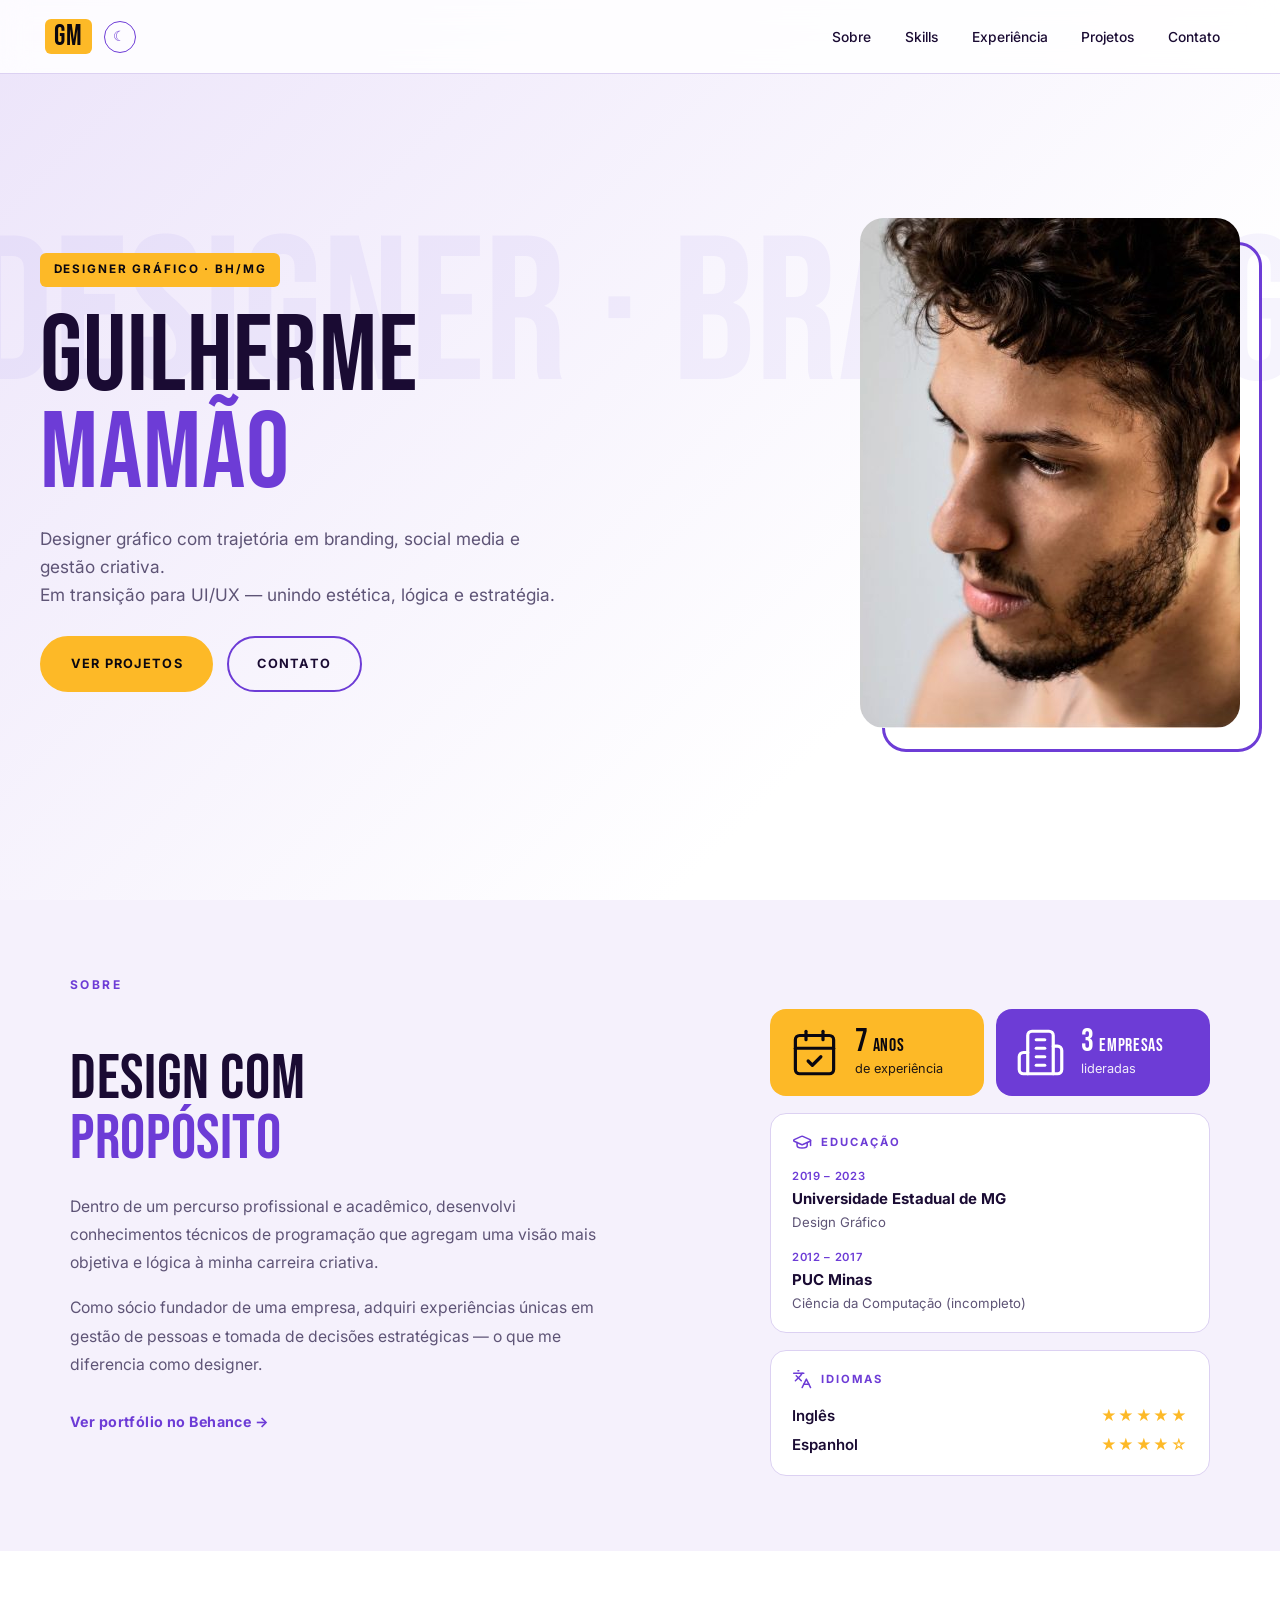
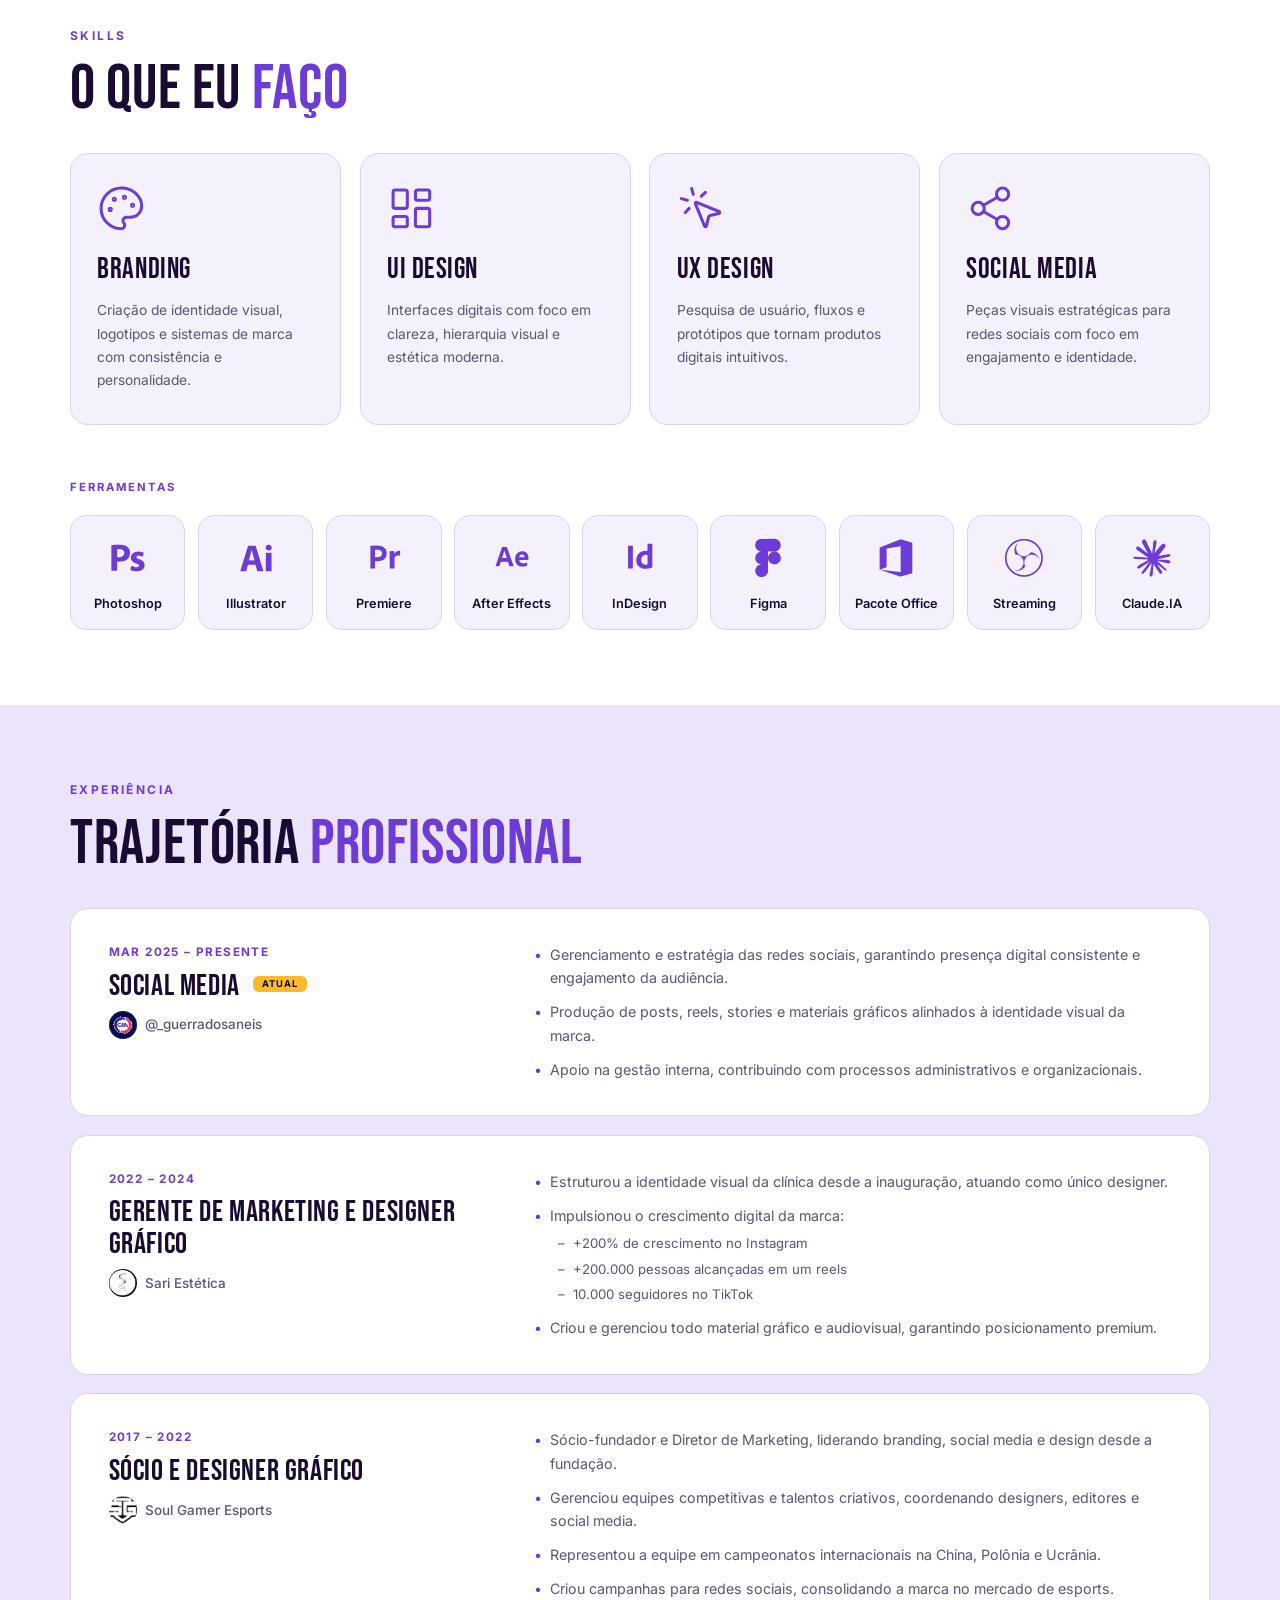
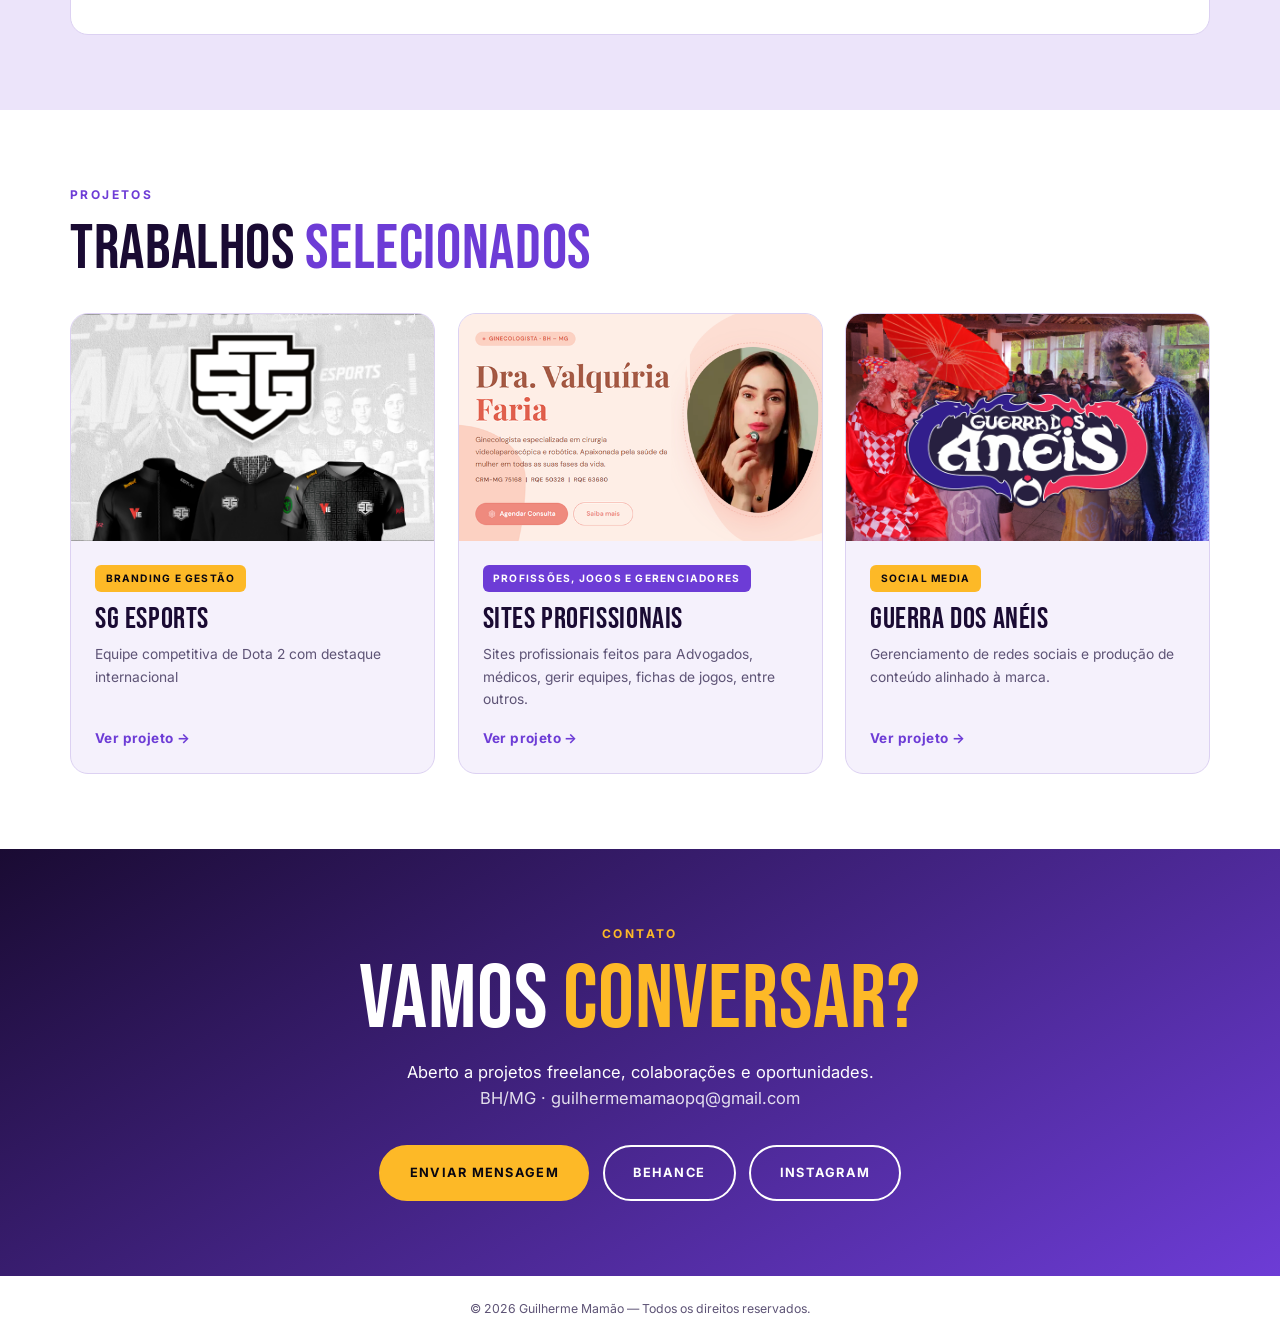
<file: index.html>
<!DOCTYPE html>
<html lang="pt-BR">
<head>
  <meta charset="UTF-8" />
  <meta name="viewport" content="width=device-width, initial-scale=1.0" />
  <title>Guilherme Mamão — Designer</title>

  <!-- Open Graph / Preview de redes sociais -->
  <meta property="og:title" content="Guilherme Mamão — Designer Gráfico" />
  <meta property="og:description" content="Designer gráfico com trajetória em branding, social media e gestão criativa. Baseado em BH/MG." />
  <meta property="og:image" content="https://guilhermemamao.github.io/guimamao-portfolio/foto-perfil.png" />
  <meta property="og:url" content="https://guilhermemamao.github.io/guimamao-portfolio" />
  <meta property="og:type" content="website" />

  <!-- Twitter/X -->
  <meta name="twitter:card" content="summary_large_image" />
  <meta name="twitter:title" content="Guilherme Mamão — Designer Gráfico" />
  <meta name="twitter:description" content="Designer gráfico com trajetória em branding, social media e gestão criativa." />
  <meta name="twitter:image" content="https://guilhermemamao.github.io/guimamao-portfolio/foto-perfil.png" />

  <link rel="preconnect" href="https://fonts.googleapis.com" />
  <link rel="preconnect" href="https://fonts.gstatic.com" crossorigin />
  <link href="https://fonts.googleapis.com/css2?family=Bebas+Neue&family=Inter:wght@400;500;600;700&display=swap" rel="stylesheet" />
  <link rel="stylesheet" href="style.css" />
  <script>
    (function() {
      var t = localStorage.getItem('theme') || 'light';
      document.documentElement.setAttribute('data-theme', t);
    })();
  </script>
</head>
<body>

  <!-- NAVEGAÇÃO -->
  <nav id="navbar">
    <div class="navbar-brand">
      <span class="logo">GM</span>
      <button class="theme-toggle" id="theme-toggle" aria-label="Ativar modo escuro">☾</button>
    </div>
    <button class="nav-toggle" aria-label="Abrir menu" aria-expanded="false">
      <span></span>
      <span></span>
      <span></span>
    </button>
    <ul>
      <li><a href="#sobre">Sobre</a></li>
      <li><a href="#skills">Skills</a></li>
      <li><a href="#experiencia">Experiência</a></li>
      <li><a href="projetos.html">Projetos</a></li>
      <li><a href="#contato">Contato</a></li>
    </ul>
  </nav>

  <!-- HERO -->
  <section id="hero">
    <div class="hero-inner">
      <div class="hero-content">
        <p class="hero-label">Designer Gráfico · BH/MG</p>
        <h1>Guilherme<br /><span class="accent">Mamão</span></h1>
        <p class="hero-desc">
          Designer gráfico com trajetória em branding, social media e gestão criativa.<br />
          Em transição para UI/UX — unindo estética, lógica e estratégia.
        </p>
        <div class="btn-row">
          <a href="#projetos" class="btn">Ver projetos</a>
          <a href="#contato" class="btn btn-outline">Contato</a>
        </div>
      </div>
      <div class="hero-photo">
        <img src="foto-perfil-hero.jpg" alt="Guilherme Mamão" />
      </div>
    </div>
  </section>

  <!-- SOBRE -->
  <section id="sobre">
    <div class="container">
      <p class="section-label">Sobre</p>
      <div class="sobre-grid">
        <div class="sobre-text">
          <h2>Design com<br /><span class="accent">propósito</span></h2>
          <p>
            Dentro de um percurso profissional e acadêmico, desenvolvi conhecimentos técnicos de programação
            que agregam uma visão mais objetiva e lógica à minha carreira criativa.
          </p>
          <p>
            Como sócio fundador de uma empresa, adquiri experiências únicas em gestão de pessoas e
            tomada de decisões estratégicas — o que me diferencia como designer.
          </p>
          <a href="https://behance.net/guilhermemamo" target="_blank" class="sobre-behance">
            Ver portfólio no Behance →
          </a>
        </div>
        <div class="sobre-aside">
          <div class="sobre-info">
            <div class="info-item">
              <svg class="icon info-icon" viewBox="0 0 24 24" aria-hidden="true"><path d="M8 2v4"/><path d="M16 2v4"/><rect width="18" height="18" x="3" y="4" rx="2"/><path d="M3 10h18"/><path d="m9 16 2 2 4-4"/></svg>
              <div class="info-text">
                <span class="info-num">7 <span class="info-suffix">anos</span></span>
                <span class="info-label">de experiência</span>
              </div>
            </div>
            <div class="info-item">
              <svg class="icon info-icon" viewBox="0 0 24 24" aria-hidden="true"><path d="M6 22V4a2 2 0 0 1 2-2h8a2 2 0 0 1 2 2v18Z"/><path d="M6 12H4a2 2 0 0 0-2 2v6a2 2 0 0 0 2 2h2"/><path d="M18 9h2a2 2 0 0 1 2 2v9a2 2 0 0 1-2 2h-2"/><path d="M10 6h4"/><path d="M10 10h4"/><path d="M10 14h4"/><path d="M10 18h4"/></svg>
              <div class="info-text">
                <span class="info-num">3 <span class="info-suffix">empresas</span></span>
                <span class="info-label">lideradas</span>
              </div>
            </div>
          </div>

          <div class="edu-block">
            <p class="block-label"><svg class="icon" viewBox="0 0 24 24" aria-hidden="true"><path d="M21.42 10.922a1 1 0 0 0-.019-1.838L12.83 5.18a2 2 0 0 0-1.66 0L2.6 9.08a1 1 0 0 0 0 1.832l8.57 3.908a2 2 0 0 0 1.66 0z"/><path d="M22 10v6"/><path d="M6 12.5V16a6 3 0 0 0 12 0v-3.5"/></svg>Educação</p>
            <div class="edu-item">
              <span class="edu-years">2019 – 2023</span>
              <span class="edu-school">Universidade Estadual de MG</span>
              <span class="edu-course">Design Gráfico</span>
            </div>
            <div class="edu-item">
              <span class="edu-years">2012 – 2017</span>
              <span class="edu-school">PUC Minas</span>
              <span class="edu-course">Ciência da Computação (incompleto)</span>
            </div>
          </div>

          <div class="lang-block">
            <p class="block-label"><svg class="icon" viewBox="0 0 24 24" aria-hidden="true"><path d="m5 8 6 6"/><path d="m4 14 6-6 2-3"/><path d="M2 5h12"/><path d="M7 2h1"/><path d="m22 22-5-10-5 10"/><path d="M14 18h6"/></svg>Idiomas</p>
            <div class="lang-item">
              <span>Inglês</span>
              <span class="lang-stars">★★★★★</span>
            </div>
            <div class="lang-item">
              <span>Espanhol</span>
              <span class="lang-stars">★★★★☆</span>
            </div>
          </div>
        </div>
      </div>
    </div>
  </section>

  <!-- SKILLS -->
  <section id="skills">
    <div class="container">
      <p class="section-label">Skills</p>
      <h2>O que eu <span class="accent">faço</span></h2>
      <div class="skills-grid">

        <div class="skill-card">
          <span class="skill-icon" aria-hidden="true"><svg class="icon" viewBox="0 0 24 24" aria-hidden="true"><circle cx="13.5" cy="6.5" r=".5"/><circle cx="17.5" cy="10.5" r=".5"/><circle cx="8.5" cy="7.5" r=".5"/><circle cx="6.5" cy="12.5" r=".5"/><path d="M12 2C6.5 2 2 6.5 2 12s4.5 10 10 10c.926 0 1.648-.746 1.648-1.688 0-.437-.18-.835-.437-1.125-.29-.289-.438-.652-.438-1.125a1.64 1.64 0 0 1 1.668-1.668h1.996c3.051 0 5.555-2.503 5.555-5.554C21.965 6.012 17.461 2 12 2z"/></svg></span>
          <h3>Branding</h3>
          <p>Criação de identidade visual, logotipos e sistemas de marca com consistência e personalidade.</p>
        </div>

        <div class="skill-card">
          <span class="skill-icon" aria-hidden="true"><svg class="icon" viewBox="0 0 24 24" aria-hidden="true"><rect width="7" height="9" x="3" y="3" rx="1"/><rect width="7" height="5" x="14" y="3" rx="1"/><rect width="7" height="9" x="14" y="12" rx="1"/><rect width="7" height="5" x="3" y="16" rx="1"/></svg></span>
          <h3>UI Design</h3>
          <p>Interfaces digitais com foco em clareza, hierarquia visual e estética moderna.</p>
        </div>

        <div class="skill-card">
          <span class="skill-icon" aria-hidden="true"><svg class="icon" viewBox="0 0 24 24" aria-hidden="true"><path d="M14 4.1 12 6"/><path d="m5.1 8-2.9-.8"/><path d="m6 12-1.9 2"/><path d="M7.2 2.2 8 5.1"/><path d="M9.037 9.69a.498.498 0 0 1 .653-.653l11 4.5a.5.5 0 0 1-.074.949l-4.349 1.041a1 1 0 0 0-.74.739l-1.04 4.35a.5.5 0 0 1-.95.074z"/></svg></span>
          <h3>UX Design</h3>
          <p>Pesquisa de usuário, fluxos e protótipos que tornam produtos digitais intuitivos.</p>
        </div>

        <div class="skill-card">
          <span class="skill-icon" aria-hidden="true"><svg class="icon" viewBox="0 0 24 24" aria-hidden="true"><circle cx="18" cy="5" r="3"/><circle cx="6" cy="12" r="3"/><circle cx="18" cy="19" r="3"/><line x1="8.59" x2="15.42" y1="13.51" y2="17.49"/><line x1="15.41" x2="8.59" y1="6.51" y2="10.49"/></svg></span>
          <h3>Social Media</h3>
          <p>Peças visuais estratégicas para redes sociais com foco em engajamento e identidade.</p>
        </div>

      </div>

      <p class="block-label ferramentas-label">Ferramentas</p>
      <div class="tools-grid">
        <div class="tool-badge">
          <div class="tool-logo"><img class="tool-img-light" src="icons/svg/light/photoshop.svg" alt="Photoshop" /><img class="tool-img-dark" src="icons/svg/dark/photoshop.svg" alt="" aria-hidden="true" /></div>
          <span>Photoshop</span>
        </div>
        <div class="tool-badge">
          <div class="tool-logo"><img class="tool-img-light" src="icons/svg/light/illustrator.svg" alt="Illustrator" /><img class="tool-img-dark" src="icons/svg/dark/illustrator.svg" alt="" aria-hidden="true" /></div>
          <span>Illustrator</span>
        </div>
        <div class="tool-badge">
          <div class="tool-logo"><img class="tool-img-light" src="icons/svg/light/premiere.svg" alt="Premiere" /><img class="tool-img-dark" src="icons/svg/dark/premiere.svg" alt="" aria-hidden="true" /></div>
          <span>Premiere</span>
        </div>
        <div class="tool-badge">
          <div class="tool-logo"><img class="tool-img-light" src="icons/svg/light/after-effects.svg" alt="After Effects" /><img class="tool-img-dark" src="icons/svg/dark/after-effects.svg" alt="" aria-hidden="true" /></div>
          <span>After Effects</span>
        </div>
        <div class="tool-badge">
          <div class="tool-logo"><img class="tool-img-light" src="icons/svg/light/indesign.svg" alt="InDesign" /><img class="tool-img-dark" src="icons/svg/dark/indesign.svg" alt="" aria-hidden="true" /></div>
          <span>InDesign</span>
        </div>
        <div class="tool-badge">
          <div class="tool-logo"><img class="tool-img-light" src="icons/svg/light/figma.svg" alt="Figma" /><img class="tool-img-dark" src="icons/svg/dark/figma.svg" alt="" aria-hidden="true" /></div>
          <span>Figma</span>
        </div>
        <div class="tool-badge">
          <div class="tool-logo"><img class="tool-img-light" src="icons/svg/light/office.svg" alt="Pacote Office" /><img class="tool-img-dark" src="icons/svg/dark/office.svg" alt="" aria-hidden="true" /></div>
          <span>Pacote Office</span>
        </div>
        <div class="tool-badge">
          <div class="tool-logo"><img class="tool-img-light" src="icons/svg/light/streaming.svg" alt="Streaming" /><img class="tool-img-dark" src="icons/svg/dark/streaming.svg" alt="" aria-hidden="true" /></div>
          <span>Streaming</span>
        </div>
        <div class="tool-badge">
          <div class="tool-logo"><img class="tool-img-light" src="icons/svg/light/claude.svg" alt="Claude.IA" /><img class="tool-img-dark" src="icons/svg/dark/claude.svg" alt="" aria-hidden="true" /></div>
          <span>Claude.IA</span>
        </div>
      </div>
    </div>
  </section>

  <!-- EXPERIÊNCIA -->
  <section id="experiencia">
    <div class="container">
      <p class="section-label">Experiência</p>
      <h2>Trajetória <span class="accent">profissional</span></h2>
      <div class="exp-list-outer">

        <div class="exp-card">
          <div class="exp-header">
            <div>
              <h3 class="exp-role">Social Media <span class="badge-atual">Atual</span></h3>
              <a href="https://www.instagram.com/_guerradosaneis/" target="_blank" class="exp-company exp-company-link">
                <img src="logos/guerradosaneis.png" alt="Guerra dos Anéis" class="exp-logo" />
                @_guerradosaneis
              </a>
            </div>
            <span class="exp-period">Mar 2025 – Presente</span>
          </div>
          <ul class="exp-bullets">
            <li>Gerenciamento e estratégia das redes sociais, garantindo presença digital consistente e engajamento da audiência.</li>
            <li>Produção de posts, reels, stories e materiais gráficos alinhados à identidade visual da marca.</li>
            <li>Apoio na gestão interna, contribuindo com processos administrativos e organizacionais.</li>
          </ul>
        </div>

        <div class="exp-card">
          <div class="exp-header">
            <div>
              <h3 class="exp-role">Gerente de Marketing e Designer Gráfico</h3>
              <a href="https://www.instagram.com/sariesteticaoficial/" target="_blank" class="exp-company exp-company-link">
                <img src="logos/sariestetica.png" alt="Sari Estética" class="exp-logo" />
                Sari Estética
              </a>
            </div>
            <span class="exp-period">2022 – 2024</span>
          </div>
          <ul class="exp-bullets">
            <li>Estruturou a identidade visual da clínica desde a inauguração, atuando como único designer.</li>
            <li>Impulsionou o crescimento digital da marca:
              <ul class="exp-highlights">
                <li>+200% de crescimento no Instagram</li>
                <li>+200.000 pessoas alcançadas em um reels</li>
                <li>10.000 seguidores no TikTok</li>
              </ul>
            </li>
            <li>Criou e gerenciou todo material gráfico e audiovisual, garantindo posicionamento premium.</li>
          </ul>
        </div>

        <div class="exp-card">
          <div class="exp-header">
            <div>
              <h3 class="exp-role">Sócio e Designer Gráfico</h3>
              <a href="https://www.instagram.com/sgesportsbr/" target="_blank" class="exp-company exp-company-link">
                <img src="logos/sgesports.png" alt="Soul Gamer Esports" class="exp-logo" />
                Soul Gamer Esports
              </a>
            </div>
            <span class="exp-period">2017 – 2022</span>
          </div>
          <ul class="exp-bullets">
            <li>Sócio-fundador e Diretor de Marketing, liderando branding, social media e design desde a fundação.</li>
            <li>Gerenciou equipes competitivas e talentos criativos, coordenando designers, editores e social media.</li>
            <li>Representou a equipe em campeonatos internacionais na China, Polônia e Ucrânia.</li>
            <li>Criou campanhas para redes sociais, consolidando a marca no mercado de esports.</li>
          </ul>
        </div>

      </div>
    </div>
  </section>

  <!-- PROJETOS -->
  <section id="projetos">
    <div class="container">
      <p class="section-label">Projetos</p>
      <h2>Trabalhos <span class="accent">selecionados</span></h2>
      <div class="projetos-grid">

        <!-- capa: projetos/capa-sg.jpg  (proporção 16:10) -->
        <div class="projeto-card">
          <div class="projeto-img">
            <img src="projetos/capa-sg.png" alt="SG Esports" />
          </div>
          <div class="projeto-info">
            <span class="projeto-tag">Branding e Gestão</span>
            <h3>SG esports</h3>
            <p>Equipe competitiva de Dota 2 com destaque internacional</p>
            <a href="projetos.html#projeto-sg-esports" class="projeto-link">Ver projeto →</a>
          </div>
        </div>

        <!-- capa: projetos/capa-sites.png  (proporção 16:10) -->
        <div class="projeto-card">
          <div class="projeto-img">
            <img src="projetos/p3-01.png" alt="Sites profissionais" />
          </div>
          <div class="projeto-info">
            <span class="projeto-tag">Profissões, jogos e gerenciadores</span>
            <h3>Sites profissionais</h3>
            <p>Sites profissionais feitos para Advogados, médicos, gerir equipes, fichas de jogos, entre outros.</p>
            <a href="projetos.html#projeto-sites-profissionais" class="projeto-link">Ver projeto →</a>
          </div>
        </div>

        <!-- capa: projetos/capa-gda.jpg  (proporção 16:10) -->
        <div class="projeto-card">
          <div class="projeto-img">
            <img src="projetos/capa-gda.png" alt="Guerra dos Anéis" />
          </div>
          <div class="projeto-info">
            <span class="projeto-tag">Social Media</span>
            <h3>Guerra dos Anéis</h3>
            <p>Gerenciamento de redes sociais e produção de conteúdo alinhado à marca.</p>
            <a href="projetos.html#projeto-guerra-dos-aneis" class="projeto-link">Ver projeto →</a>
          </div>
        </div>

      </div>
    </div>
  </section>

  <!-- CONTATO -->
  <section id="contato">
    <div class="container contato-inner">
      <p class="section-label">Contato</p>
      <h2>Vamos <span class="accent">conversar?</span></h2>
      <p class="contato-desc">
        Aberto a projetos freelance, colaborações e oportunidades.<br />
        <span class="contato-local">BH/MG · guilhermemamaopq@gmail.com</span>
      </p>
      <div class="social-links">
        <a href="https://wa.me/5531993179053?text=Ola%20Guilherme%2C%20adorei%20seu%20portf%C3%B3ilio%20digital%2C%20podemos%20conversar%3F" target="_blank" class="btn">Enviar mensagem</a>
        <a href="https://www.behance.net/guilhermemamo" target="_blank" class="btn btn-outline-light">Behance</a>
        <a href="https://instagram.com/guilhermemamao" target="_blank" class="btn btn-outline-light">Instagram</a>
      </div>
    </div>
  </section>

  <!-- FOOTER -->
  <footer>
    <p>© 2026 Guilherme Mamão — Todos os direitos reservados.</p>
  </footer>

  <script src="script.js"></script>
</body>
</html>
</file>
<file: style.css>
/* ===========================
   RESET & VARIÁVEIS
   Identidade: amarelo, roxo e branco.
   Padrão do site = LIGHT. O Dark é ativado pelo botão do menu (data-theme="dark").
   Fontes: Bebas Neue (títulos e números grandes) + Inter (todo o resto).
=========================== */
*, *::before, *::after {
  margin: 0;
  padding: 0;
  box-sizing: border-box;
}

:root {
  /* LIGHT MODE (padrão) */
  --bg:             #ffffff;
  --surface:        #f5f1fc;
  --surface-alt:    #ece4fa;
  --border:         #dcd1f2;
  --text:           #1a0b33;
  --muted:          #5e5476;
  --accent:         #6d3cd6;      /* cor de destaque em textos: roxo no light, amarelo no dark */
  --text-on-accent: #0a0710;      /* texto sobre fundo amarelo — sempre escuro */
  --navbar-bg:      rgba(255, 255, 255, 0.85);
  --navbar-scrolled:rgba(255, 255, 255, 0.97);
  --navbar-mobile:  #ffffff;
  --hero-bg:        linear-gradient(135deg, #ece4fa 0%, #ffffff 72%);
  --ghost:          rgba(109, 60, 214, 0.06);

  /* Cores fixas da marca (iguais nos dois temas) */
  --yellow:         #fdb927;
  --yellow-soft:    #ffd76a;
  --purple:         #6d3cd6;
  --purple-deep:    #3b1a73;
  --night:          #1a0b33;
  --ink:            #0a0710;

  --font:           'Inter', 'Segoe UI', sans-serif;
  --font-display:   'Bebas Neue', 'Inter', sans-serif;
  --max-w:          1200px;
  --radius:         18px;
  --transition:     0.3s ease;
}

/* DARK MODE */
[data-theme="dark"] {
  --bg:             #0a0710;
  --surface:        #151020;
  --surface-alt:    #1a0b33;
  --border:         #3b1a73;
  --text:           #ffffff;
  --muted:          #b9b2c9;
  --accent:         #fdb927;
  --navbar-bg:      rgba(10, 7, 16, 0.8);
  --navbar-scrolled:rgba(10, 7, 16, 0.96);
  --navbar-mobile:  #0a0710;
  --hero-bg:        linear-gradient(160deg, #3b1a73 0%, #0a0710 62%);
  --ghost:          rgba(255, 255, 255, 0.07);
}

html {
  scroll-behavior: smooth;
  font-size: 15px;   /* telas de notebook: tudo um pouco menor que o padrão de 16px */
}

body {
  background-color: var(--bg);
  color: var(--text);
  font-family: var(--font);
  font-size: 16px;
  line-height: 1.6;
  -webkit-font-smoothing: antialiased;
  transition: background-color var(--transition), color var(--transition);
}

a {
  color: inherit;
  text-decoration: none;
}

/* ===========================
   UTILITÁRIOS
=========================== */
.container {
  max-width: var(--max-w);
  margin: 0 auto;
  padding: 0 2rem;
}

.accent {
  color: var(--accent);
}

.section-label {
  font-size: 0.8rem;
  font-weight: 700;
  letter-spacing: 0.2em;
  text-transform: uppercase;
  color: var(--accent);
  margin-bottom: 1rem;
}

/* Títulos grandes: Bebas Neue */
h1, h2 {
  font-family: var(--font-display);
  font-weight: 400;
  text-transform: uppercase;
  letter-spacing: 0.01em;
}

.icon {
  width: 1em;
  height: 1em;
  fill: none;
  stroke: currentColor;
  stroke-width: 1.75;
  stroke-linecap: round;
  stroke-linejoin: round;
  flex-shrink: 0;
}

/* Botões */
.btn {
  display: inline-block;
  padding: 1.05rem 1.9rem;
  border-radius: 999px;
  background: var(--yellow);
  border: 2px solid var(--yellow);
  color: var(--ink);
  font-size: 0.85rem;
  font-weight: 700;
  letter-spacing: 0.1em;
  text-transform: uppercase;
  transition: background var(--transition), border-color var(--transition), color var(--transition), transform var(--transition);
  cursor: pointer;
}

.btn:hover {
  background: var(--yellow-soft);
  border-color: var(--yellow-soft);
  transform: translateY(-2px);
}

.btn-outline {
  background: transparent;
  border-color: var(--purple);
  color: var(--text);
}

.btn-outline:hover {
  background: var(--purple);
  border-color: var(--purple);
  color: #fff;
}

.btn-outline-light {
  background: transparent;
  border-color: #fff;
  color: #fff;
}

.btn-outline-light:hover {
  background: #fff;
  border-color: #fff;
  color: var(--night);
}

.btn-row {
  display: flex;
  flex-wrap: wrap;
  gap: 0.9rem;
}

/* ===========================
   NAVBAR
=========================== */
#navbar {
  position: fixed;
  top: 0;
  left: 0;
  width: 100%;
  z-index: 100;
  display: flex;
  align-items: center;
  justify-content: space-between;
  padding: 1.25rem 3rem;
  background: var(--navbar-bg);
  backdrop-filter: blur(14px);
  border-bottom: 1px solid var(--border);
  transition: background var(--transition), padding var(--transition);
}

#navbar.scrolled {
  background: var(--navbar-scrolled);
  padding: 0.85rem 3rem;
}

.logo {
  display: inline-block;
  font-family: var(--font-display);
  font-size: 1.9rem;
  letter-spacing: 0.04em;
  color: var(--ink);
  background: var(--yellow);
  border-radius: 6px;
  padding: 0.1rem 0.6rem 0;
  line-height: 1.15;
  transition: transform var(--transition);
}

.logo:hover {
  transform: scale(1.08);
}

#navbar ul {
  list-style: none;
  display: flex;
  gap: 0.25rem;
}

#navbar ul a {
  display: inline-block;
  font-size: 0.92rem;
  font-weight: 500;
  color: var(--text);
  padding: 0.45rem 1rem;
  border-radius: 999px;
  transition: color var(--transition), background var(--transition);
}

#navbar ul a:hover {
  color: var(--accent);
}

/* ===========================
   HERO
=========================== */
#hero {
  min-height: 100vh;
  display: flex;
  align-items: center;
  padding: 5.5rem 2.5rem 2.5rem;
  position: relative;
  overflow: hidden;
  background: var(--hero-bg);
}

/* Texto fantasma ao fundo */
#hero::before {
  content: 'Designer · Branding · Social Media · UI/UX · Designer · Branding';
  position: absolute;
  left: -2rem;
  top: 24%;
  white-space: nowrap;
  font-family: var(--font-display);
  font-size: clamp(8rem, 16vw, 14rem);
  line-height: 1;
  text-transform: uppercase;
  color: var(--ghost);
  z-index: 0;
  pointer-events: none;
}

.hero-inner {
  position: relative;
  z-index: 1;
}

.hero-inner {
  max-width: var(--max-w);
  margin: 0 auto;
  width: 100%;
  display: grid;
  grid-template-columns: 1fr auto;
  align-items: center;
  gap: 4rem;
}

.hero-content {
  width: 100%;
}

.hero-photo {
  position: relative;
  flex-shrink: 0;
}

.hero-photo img {
  width: 380px;
  height: 510px;
  object-fit: cover;
  object-position: center;
  display: block;
  border-radius: 24px;
}

.hero-photo::before {
  content: '';
  position: absolute;
  inset: 24px -22px -24px 22px;
  border: 3px solid var(--purple);
  border-radius: 24px;
  z-index: -1;
}

.hero-label {
  display: inline-block;
  background: var(--yellow);
  color: var(--ink);
  border-radius: 6px;
  font-size: 0.78rem;
  font-weight: 700;
  letter-spacing: 0.16em;
  text-transform: uppercase;
  padding: 0.5rem 0.9rem;
  margin-bottom: 1.5rem;
}

#hero h1 {
  font-size: clamp(4.5rem, 9vw, 7.2rem);
  line-height: 0.9;
  margin-bottom: 1.4rem;
}

.hero-desc {
  font-size: 1.15rem;
  color: var(--muted);
  max-width: 520px;
  margin-bottom: 1.75rem;
  line-height: 1.65;
}

[data-theme="dark"] .hero-desc {
  color: var(--text);
}

/* ===========================
   SOBRE
=========================== */
#sobre {
  padding: 5rem 0;
  background: var(--surface);
  position: relative;
  overflow: hidden;
}

.sobre-grid {
  display: grid;
  grid-template-columns: 1fr 440px;
  gap: 4rem;
  align-items: center;
}

.sobre-text h2 {
  font-size: clamp(3rem, 5vw, 4.2rem);
  line-height: 0.95;
  margin-bottom: 1.5rem;
}

.sobre-text p {
  color: var(--muted);
  margin-bottom: 1.1rem;
  font-size: 1.05rem;
  line-height: 1.8;
  max-width: 560px;
}

.sobre-aside {
  display: flex;
  flex-direction: column;
  gap: 1.1rem;
}

.sobre-behance {
  display: inline-block;
  margin-top: 1rem;
  font-size: 0.95rem;
  font-weight: 700;
  color: var(--accent);
  letter-spacing: 0.03em;
  transition: letter-spacing var(--transition);
}
.sobre-behance:hover { letter-spacing: 0.1em; }

/* Cartões 7 anos / 3 empresas — ícone grande à esquerda, dois textos à direita */
.sobre-info {
  display: grid;
  grid-template-columns: 1fr 1fr;
  gap: 0.85rem;
}

.info-item {
  display: flex;
  align-items: center;
  gap: 1rem;
  padding: 1.1rem 1.25rem;
  border-radius: 16px;
  background: var(--yellow);
  color: var(--ink);
}

.info-item:nth-child(2) {
  background: var(--purple);
  color: #fff;
}

.info-icon {
  width: 3.4rem;
  height: 3.4rem;
  stroke-width: 1.5;
}

.info-text {
  display: flex;
  flex-direction: column;
  justify-content: center;
  gap: 0.15rem;
  min-width: 0;
}

.info-num {
  font-family: var(--font-display);
  font-size: 2.1rem;
  line-height: 1;
  white-space: nowrap;
}

.info-suffix {
  font-size: 1.2rem;
  letter-spacing: 0.04em;
}

.info-label {
  font-size: 0.85rem;
  color: inherit;
  opacity: 0.9;
}

/* Rótulo de bloco reutilizável */
.block-label {
  display: flex;
  align-items: center;
  gap: 0.6rem;
  font-size: 0.75rem;
  font-weight: 700;
  letter-spacing: 0.18em;
  text-transform: uppercase;
  color: var(--accent);
  margin-bottom: 1rem;
}

.block-label .icon {
  width: 1.35rem;
  height: 1.35rem;
}

/* Educação e Idiomas */
.edu-block, .lang-block {
  background: var(--bg);
  border: 1px solid var(--border);
  border-radius: 16px;
  padding: 1.2rem 1.4rem;
}

.edu-item {
  display: flex;
  flex-direction: column;
  gap: 0.1rem;
  margin-bottom: 1rem;
}
.edu-item:last-child { margin-bottom: 0; }
.edu-years  { font-size: 0.75rem; font-weight: 600; color: var(--purple); letter-spacing: 0.06em; }
[data-theme="dark"] .edu-years { color: #a97bff; }
.edu-school { font-size: 1rem; font-weight: 700; }
.edu-course { font-size: 0.88rem; color: var(--muted); }

.lang-item {
  display: flex;
  align-items: center;
  justify-content: space-between;
  gap: 0.75rem;
  font-size: 1rem;
  font-weight: 600;
  color: var(--text);
  margin-bottom: 0.3rem;
}
.lang-item:last-child { margin-bottom: 0; }

.lang-stars {
  color: var(--yellow);
  font-size: 1rem;
  letter-spacing: 0.1em;
}

/* ===========================
   SKILLS
=========================== */
#skills {
  padding: 5rem 0;
  background: var(--bg);
}

#skills h2,
#experiencia h2,
#projetos h2 {
  font-size: clamp(3rem, 5vw, 4.2rem);
  line-height: 0.95;
  margin-bottom: 2.25rem;
}

.skills-grid {
  display: grid;
  grid-template-columns: repeat(4, 1fr);
  gap: 1.25rem;
}

.skill-card {
  display: flex;
  flex-direction: column;
  gap: 1rem;
  padding: 2rem 1.75rem 2.1rem;
  border-radius: var(--radius);
  background: var(--surface);
  border: 1px solid var(--border);
  transition: border-color var(--transition), transform var(--transition);
  cursor: default;
}

.skill-card:hover {
  background: var(--yellow);
  border-color: var(--yellow);
  color: var(--ink);
  transform: translateY(-4px);
}

/* Ícone no lugar da numeração */
.skill-icon {
  display: block;
  width: 3.25rem;
  height: 3.25rem;
  color: var(--accent);
  margin-bottom: 0.5rem;
}

.skill-icon .icon {
  width: 100%;
  height: 100%;
  stroke-width: 1.5;
}

.skill-card h3 {
  font-family: var(--font-display);
  font-weight: 400;
  font-size: 1.9rem;
  letter-spacing: 0.02em;
  text-transform: uppercase;
  line-height: 1;
}

.skill-card p {
  font-size: 0.92rem;
  color: var(--muted);
  line-height: 1.7;
  transition: color var(--transition);
}

.skill-icon { transition: color var(--transition); }
.skill-card:hover .skill-icon { color: var(--ink); }
.skill-card:hover p { color: var(--night); }

/* Ferramentas */
.ferramentas-label {
  margin-top: 3.5rem;
  margin-bottom: 1.25rem;
}

.tools-grid {
  display: grid;
  grid-template-columns: repeat(9, 1fr);
  gap: 0.85rem;
}

.tool-badge {
  display: flex;
  flex-direction: column;
  align-items: center;
  gap: 0.65rem;
  padding: 1.1rem 0.5rem 1rem;
  border-radius: 16px;
  background: var(--surface);
  border: 1px solid var(--border);
  color: var(--text);
  font-size: 0.85rem;
  font-weight: 600;
  text-align: center;
  cursor: default;
  transition: background var(--transition), border-color var(--transition), color var(--transition), transform var(--transition);
}

.tool-badge:hover {
  background: var(--yellow);
  border-color: var(--yellow);
  color: var(--ink);
  transform: translateY(-3px);
}

.tool-logo {
  width: 52px;
  height: 52px;
  display: flex;
  align-items: center;
  justify-content: center;
  flex-shrink: 0;
}

.tool-logo img {
  width: 100%;
  height: 100%;
  object-fit: contain;
}

/* Cada ferramenta tem um SVG por tema */
.tool-img-dark { display: none; }
[data-theme="dark"] .tool-img-light { display: none; }
[data-theme="dark"] .tool-img-dark  { display: block; }
/* No hover o fundo fica amarelo: usa sempre o ícone roxo */
.tool-badge:hover .tool-img-light { display: block; }
.tool-badge:hover .tool-img-dark  { display: none; }

/* ===========================
   EXPERIÊNCIA
=========================== */
#experiencia {
  padding: 5rem 0;
  background: var(--surface-alt);
}

.exp-list-outer {
  display: flex;
  flex-direction: column;
  gap: 1.25rem;
}

.exp-card {
  display: grid;
  grid-template-columns: 380px 1fr;
  gap: 3rem;
  align-items: start;
  padding: 2.25rem 2.5rem;
  border-radius: var(--radius);
  background: var(--bg);
  border: 1px solid var(--border);
  transition: border-color var(--transition);
}

.exp-card:hover { border-color: var(--accent); }

/* Período acima do cargo */
.exp-header {
  display: flex;
  flex-direction: column-reverse;
  align-items: flex-start;
  gap: 0.6rem;
}

.exp-role {
  font-family: var(--font-display);
  font-weight: 400;
  text-transform: uppercase;
  font-size: 2rem;
  letter-spacing: 0.02em;
  line-height: 1.05;
}

.badge-atual {
  display: inline-block;
  background: var(--yellow);
  color: var(--ink);
  font-family: var(--font);
  font-size: 0.62rem;
  font-weight: 700;
  letter-spacing: 0.1em;
  text-transform: uppercase;
  padding: 3px 9px;
  border-radius: 6px;
  margin-left: 8px;
  vertical-align: middle;
}

.exp-company {
  font-size: 0.9rem;
  font-weight: 500;
  color: var(--muted);
  margin-top: 0.6rem;
}

.exp-company-link {
  display: inline-flex;
  align-items: center;
  gap: 0.55rem;
  transition: color var(--transition);
}

.exp-company-link:hover {
  color: var(--text);
}

.exp-logo {
  width: 28px;
  height: 28px;
  object-fit: cover;
  border-radius: 50%;
}

.exp-period {
  font-size: 0.78rem;
  font-weight: 700;
  color: var(--accent);
  letter-spacing: 0.12em;
  text-transform: uppercase;
  white-space: nowrap;
}

.exp-bullets {
  list-style: none;
  display: flex;
  flex-direction: column;
  gap: 0.7rem;
}
.exp-bullets > li {
  font-size: 0.95rem;
  color: var(--muted);
  padding-left: 1.1rem;
  position: relative;
  line-height: 1.65;
}
.exp-bullets > li::before {
  content: '•';
  position: absolute;
  left: 0;
  color: var(--accent);
}

.exp-highlights {
  list-style: none;
  margin-top: 0.4rem;
  padding-left: 0.5rem;
  display: flex;
  flex-direction: column;
  gap: 0.25rem;
}
.exp-highlights li {
  font-size: 0.88rem;
  color: var(--muted);
  padding-left: 1rem;
  position: relative;
}
.exp-highlights li::before {
  content: '–';
  position: absolute;
  left: 0;
  color: var(--accent);
}

/* ===========================
   PROJETOS
=========================== */
#projetos {
  padding: 5rem 0;
  background: var(--bg);
}

.projetos-grid {
  display: grid;
  grid-template-columns: repeat(3, 1fr);
  gap: 1.5rem;
  align-items: stretch;
}

.projeto-card {
  display: flex;
  flex-direction: column;
  border-radius: var(--radius);
  background: var(--surface);
  border: 1px solid var(--border);
  overflow: hidden;
  transition: border-color var(--transition), transform var(--transition);
}

.projeto-card:hover {
  border-color: var(--accent);
  transform: translateY(-4px);
}

.projeto-img {
  width: 100%;
  aspect-ratio: 16 / 10;
  overflow: hidden;
}

.projeto-img img {
  width: 100%;
  height: 100%;
  object-fit: cover;
  transition: transform 0.5s ease;
}

.projeto-card:hover .projeto-img img {
  transform: scale(1.05);
}

/* Placeholder para quando não há imagem */
.projeto-img.placeholder {
  background: linear-gradient(135deg, var(--night), var(--purple));
  display: flex;
  align-items: center;
  justify-content: center;
}

.projeto-img.placeholder span {
  font-family: var(--font-display);
  font-size: 1.6rem;
  color: #fff;
  letter-spacing: 0.06em;
  text-transform: uppercase;
}

.projeto-info {
  padding: 1.6rem;
  display: flex;
  flex-direction: column;
  flex: 1;
}

/* Etiqueta amarela (a do meio é roxa) */
.projeto-tag {
  align-self: flex-start;
  display: inline-block;
  background: var(--yellow);
  color: var(--ink);
  border-radius: 6px;
  font-size: 0.68rem;
  font-weight: 700;
  letter-spacing: 0.12em;
  text-transform: uppercase;
  padding: 0.35rem 0.7rem;
}

.projetos-grid .projeto-card:nth-child(2) .projeto-tag,
#projeto-sites-profissionais .projeto-tag {
  background: var(--purple);
  color: #fff;
}

.projeto-info h3 {
  font-family: var(--font-display);
  font-weight: 400;
  font-size: 2rem;
  letter-spacing: 0.02em;
  text-transform: uppercase;
  line-height: 1.05;
  margin: 0.8rem 0 0.5rem;
}

.projeto-info p {
  font-size: 0.92rem;
  color: var(--muted);
  line-height: 1.65;
  margin-bottom: 1.1rem;
}

.projeto-link {
  margin-top: auto;
  font-size: 0.9rem;
  font-weight: 700;
  color: var(--accent);
  letter-spacing: 0.03em;
  transition: letter-spacing var(--transition);
}

.projeto-link:hover {
  letter-spacing: 0.1em;
}

.projeto-card-breve {
  opacity: 0.4;
  pointer-events: none;
}

/* ===========================
   CONTATO (roxo nos dois temas)
=========================== */
#contato {
  padding: 5rem 0;
  background: linear-gradient(150deg, var(--night) 0%, var(--purple) 100%);
  color: #fff;
}

#contato .section-label {
  color: var(--yellow);
}

.contato-inner {
  text-align: center;
}

#contato h2 {
  font-size: clamp(3.6rem, 7.5vw, 6rem);
  line-height: 0.95;
  margin-bottom: 1rem;
}

#contato h2 .accent {
  color: var(--yellow);
}

.contato-desc {
  color: #fff;
  font-size: 1.1rem;
  margin-bottom: 2.25rem;
}

.contato-local {
  opacity: 0.85;
}

.social-links {
  display: flex;
  justify-content: center;
  flex-wrap: wrap;
  gap: 0.9rem;
}

/* ===========================
   FOOTER
=========================== */
footer {
  padding: 1.5rem 2.5rem;
  background: var(--bg);
  text-align: center;
}

footer p {
  font-size: 0.82rem;
  color: var(--muted);
}

/* ===========================
   PÁGINA DE PROJETOS
=========================== */
#projetos-hero {
  padding: 7.5rem 0 3.5rem;
  position: relative;
  overflow: hidden;
  background: var(--hero-bg);
}

#projetos-hero::before {
  content: 'Projetos Projetos Projetos';
  position: absolute;
  left: -2rem;
  top: 30%;
  white-space: nowrap;
  font-family: var(--font-display);
  font-size: clamp(9rem, 18vw, 16rem);
  line-height: 1;
  text-transform: uppercase;
  color: var(--ghost);
  z-index: 0;
  pointer-events: none;
}

/* A imagem decorativa antiga não é mais usada nesta identidade */
.projetos-hero-bg {
  display: none;
}

#projetos-hero .container {
  position: relative;
  z-index: 1;
}

#projetos-hero h1 {
  font-size: clamp(3.8rem, 7.5vw, 6rem);
  line-height: 0.92;
  margin-bottom: 1.25rem;
}

.projetos-hero-desc {
  font-size: 1.1rem;
  color: var(--muted);
  max-width: 560px;
  line-height: 1.7;
}

[data-theme="dark"] .projetos-hero-desc {
  color: var(--text);
}

.projeto-detalhe {
  padding: 5rem 0;
}

.projeto-detalhe.bg-surface {
  background: var(--surface);
}

.projeto-detalhe.bg-dark {
  background: var(--surface-alt);
}

.projeto-detalhe-header {
  margin-bottom: 3rem;
}

.projeto-detalhe-meta {
  display: flex;
  align-items: center;
  gap: 1rem;
  margin-bottom: 1.25rem;
  flex-wrap: wrap;
}

.projeto-detalhe-periodo {
  font-size: 0.85rem;
  font-weight: 500;
  color: var(--muted);
}

.projeto-detalhe h2 {
  font-size: clamp(3rem, 5.5vw, 4.4rem);
  line-height: 0.95;
  margin-bottom: 1.25rem;
}

.projeto-detalhe-desc {
  font-size: 1.05rem;
  color: var(--muted);
  max-width: 760px;
  line-height: 1.8;
}

.projeto-fotos-grid {
  display: grid;
  grid-template-columns: repeat(3, 1fr);
  gap: 1.5rem;
  align-items: stretch;
}

.projeto-foto-card {
  display: flex;
  flex-direction: column;
  border-radius: 16px;
  background: var(--bg);
  border: 1px solid var(--border);
  overflow: hidden;
  transition: border-color var(--transition), transform var(--transition);
}

a.projeto-foto-link {
  display: block;
  cursor: pointer;
  text-decoration: none;
  color: inherit;
}

.projeto-foto-card:hover {
  border-color: var(--accent);
  transform: translateY(-4px);
}

.projeto-foto-placeholder {
  width: 100%;
  aspect-ratio: 3 / 2;
  position: relative;
  overflow: hidden;
  background: var(--surface);
}

.projeto-foto-placeholder .foto-vazia {
  position: absolute;
  inset: 0;
  display: flex;
  align-items: center;
  justify-content: center;
  font-size: 0.75rem;
  color: var(--muted);
  letter-spacing: 0.15em;
  text-transform: uppercase;
}

.projeto-foto-placeholder img {
  position: absolute;
  inset: 0;
  width: 100%;
  height: 100%;
  object-fit: contain;   /* mostra a imagem inteira, sem cortar */
  display: block;
  transition: transform 0.5s ease;
}

.projeto-foto-card:hover .projeto-foto-placeholder img {
  transform: scale(1.03);
}

.projeto-foto-info {
  padding: 1.3rem 1.4rem 1.5rem;
  display: flex;
  flex-direction: column;
  gap: 0.5rem;
  flex: 1;
}

.projeto-foto-num {
  font-size: 0.75rem;
  font-weight: 700;
  letter-spacing: 0.14em;
  text-transform: uppercase;
  color: var(--accent);
}

.projeto-foto-info p {
  font-size: 0.92rem;
  color: var(--muted);
  line-height: 1.65;
}

/* ===========================
   ANIMAÇÕES DE ENTRADA
=========================== */
.fade-in {
  opacity: 0;
  transform: translateY(24px);
  transition: opacity 0.7s ease, transform 0.7s ease;
}

.fade-in.visible {
  opacity: 1;
  transform: translateY(0);
}

/* ===========================
   HAMBURGER BUTTON
=========================== */
.nav-toggle {
  display: none;
  flex-direction: column;
  justify-content: center;
  gap: 5px;
  width: 40px;
  height: 40px;
  background: none;
  border: none;
  cursor: pointer;
  padding: 6px;
  position: relative;
  z-index: 200;
}

.nav-toggle span {
  display: block;
  width: 100%;
  height: 2px;
  background: var(--text);
  transition: transform 0.3s ease, opacity 0.3s ease;
  transform-origin: center;
}

#navbar.nav-open .nav-toggle span:nth-child(1) {
  transform: translateY(7px) rotate(45deg);
}
#navbar.nav-open .nav-toggle span:nth-child(2) {
  opacity: 0;
  transform: scaleX(0);
}
#navbar.nav-open .nav-toggle span:nth-child(3) {
  transform: translateY(-7px) rotate(-45deg);
}

body.no-scroll {
  overflow: hidden;
}

/* ===========================
   NAVBAR BRAND + THEME TOGGLE
=========================== */
.navbar-brand {
  display: flex;
  align-items: center;
  gap: 0.75rem;
  line-height: 1;
}

.theme-toggle {
  background: none;
  border: 1.5px solid var(--purple);
  color: var(--accent);
  cursor: pointer;
  width: 32px;
  height: 32px;
  border-radius: 50%;
  display: flex;
  align-items: center;
  justify-content: center;
  font-size: 0.9rem;
  line-height: 1;
  padding: 0;
  transition: background var(--transition), color var(--transition);
  flex-shrink: 0;
}

.theme-toggle:hover {
  background: var(--purple);
  color: #fff;
}

/* ===========================
   RESPONSIVO — NOTEBOOK (≤ 1100px)
=========================== */
@media (max-width: 1100px) {
  .tools-grid {
    grid-template-columns: repeat(5, 1fr);
  }

  .exp-card {
    grid-template-columns: 280px 1fr;
    gap: 2rem;
  }

  .hero-photo img {
    width: 360px;
    height: 490px;
  }
}

/* ===========================
   RESPONSIVO — TABLET (≤ 900px)
=========================== */
@media (max-width: 900px) {
  .sobre-grid {
    grid-template-columns: 1fr;
    gap: 2.5rem;
  }

  .skills-grid {
    grid-template-columns: repeat(2, 1fr);
  }

  .exp-card {
    grid-template-columns: 1fr;
    gap: 1.25rem;
  }

  .projetos-grid {
    grid-template-columns: repeat(2, 1fr);
  }

  .projeto-fotos-grid {
    grid-template-columns: repeat(2, 1fr);
  }
}

/* ===========================
   RESPONSIVO — MOBILE (≤ 768px)
=========================== */
@media (max-width: 768px) {

  /* — Navbar — */
  #navbar {
    padding: 1rem 1.25rem;
  }

  #navbar.scrolled {
    padding: 0.8rem 1.25rem;
  }

  .nav-toggle {
    display: flex;
  }

  /* Dropdown abaixo da navbar — evita o bug do backdrop-filter criar
     stacking context que prende position:fixed dos filhos */
  #navbar ul {
    position: absolute;
    top: 100%;
    left: 0;
    width: 100%;
    flex-direction: column;
    gap: 0;
    background: var(--navbar-mobile);
    border-bottom: 1px solid var(--border);
    opacity: 0;
    pointer-events: none;
    transform: translateY(-6px);
    transition: opacity 0.25s ease, transform 0.25s ease;
  }

  #navbar.nav-open ul {
    opacity: 1;
    pointer-events: all;
    transform: translateY(0);
  }

  #navbar ul li {
    width: 100%;
    text-align: center;
    border-bottom: 1px solid var(--border);
  }

  #navbar ul a {
    display: block;
    padding: 1.1rem 2rem;
    font-size: 1rem;
    border-radius: 0;
  }

  /* — Container — */
  .container {
    padding: 0 1.25rem;
  }

  /* — Seções — */
  #sobre,
  #skills,
  #experiencia,
  #projetos,
  #contato {
    padding: 4.5rem 0;
  }

  /* — Hero — */
  #hero {
    padding: 6rem 1.25rem 3rem;
    min-height: 100svh;
  }

  .hero-inner {
    grid-template-columns: 1fr;
    gap: 0;
  }

  .hero-photo {
    display: none;
  }

  #hero h1 {
    font-size: clamp(4.5rem, 22vw, 7rem);
  }

  .hero-desc {
    font-size: 1rem;
    max-width: 100%;
  }

  /* — Sobre — */
  .sobre-text h2 {
    font-size: clamp(3rem, 14vw, 4.2rem);
  }

  .info-num {
    font-size: 2.1rem;
  }

  .info-item {
    padding: 1.25rem 1.1rem;
  }

  /* — Skills — */
  #skills h2,
  #experiencia h2,
  #projetos h2 {
    font-size: clamp(3rem, 14vw, 4.2rem);
    margin-bottom: 2rem;
  }

  .skill-card {
    padding: 1.5rem;
  }

  .tools-grid {
    grid-template-columns: repeat(3, 1fr);
    gap: 0.6rem;
  }

  .tool-badge {
    padding: 0.9rem 0.4rem 0.8rem;
    font-size: 0.72rem;
  }

  .tool-logo {
    width: 40px;
    height: 40px;
  }

  /* — Experiência — */
  .exp-card {
    padding: 1.5rem 1.25rem;
  }

  .exp-role {
    font-size: 1.7rem;
  }

  /* — Projetos index — */
  .projetos-grid {
    grid-template-columns: 1fr;
    gap: 1.25rem;
  }

  /* — Contato — */
  #contato h2 {
    font-size: clamp(3.4rem, 17vw, 5rem);
  }

  /* — Footer — */
  footer {
    padding: 1.25rem 1.25rem;
  }

  /* — Página projetos.html — */
  #projetos-hero {
    padding: 7rem 0 3rem;
  }

  #projetos-hero h1 {
    font-size: clamp(3.6rem, 17vw, 5.5rem);
  }

  .projeto-detalhe {
    padding: 4rem 0;
  }

  .projeto-detalhe h2 {
    font-size: clamp(3rem, 14vw, 4.4rem);
  }

  .projeto-detalhe-header {
    margin-bottom: 2rem;
  }

  .projeto-fotos-grid {
    grid-template-columns: 1fr;
    gap: 1.25rem;
  }
}

/* ===========================
   RESPONSIVO — SMALL (≤ 480px)
=========================== */
@media (max-width: 480px) {
  .skills-grid {
    grid-template-columns: 1fr;
  }

  .sobre-info {
    grid-template-columns: 1fr;
  }

  .btn-row .btn,
  .social-links .btn {
    width: 100%;
    text-align: center;
  }
}
</file>
